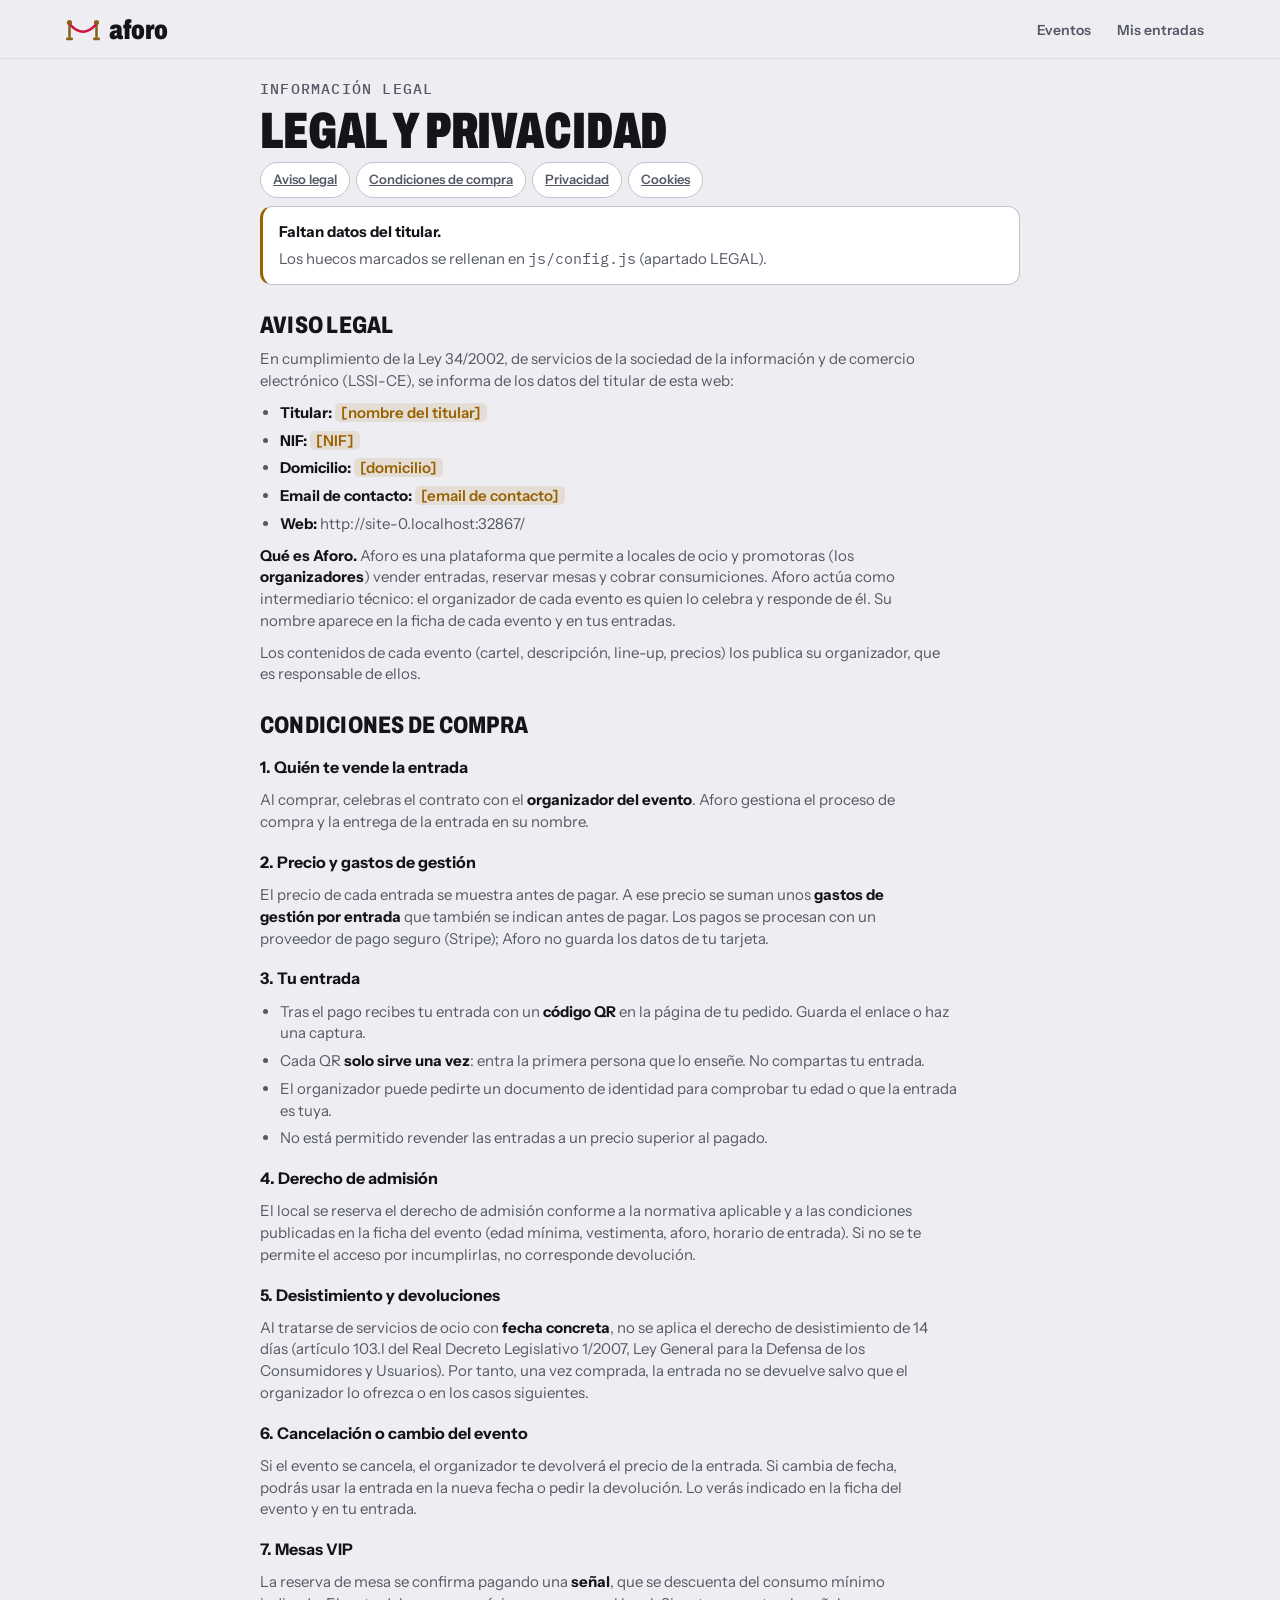
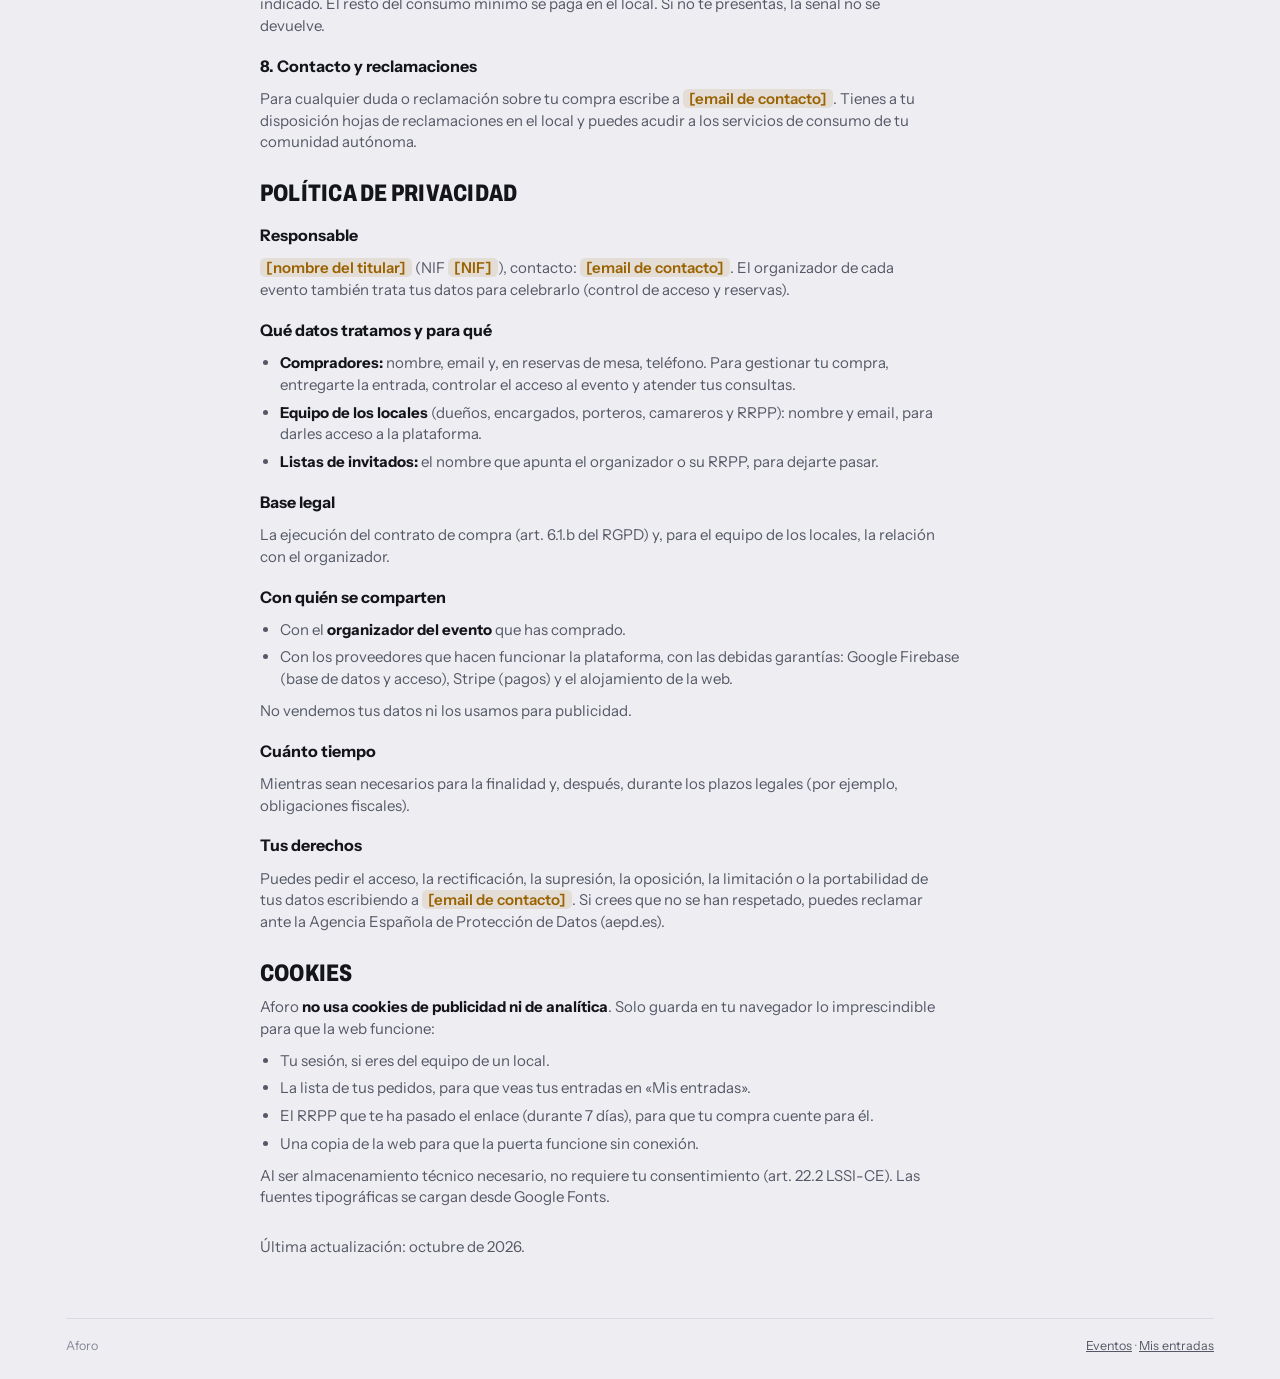
<file: legal.html>
<!doctype html>
<html lang="es">
<head>
<meta charset="utf-8">
<meta name="viewport" content="width=device-width, initial-scale=1, viewport-fit=cover">
<title>Legal y privacidad · Aforo</title>
<meta name="theme-color" content="#0D0E13">
<link rel="icon" href="img/icon.svg" type="image/svg+xml">
<link rel="apple-touch-icon" href="img/icon-180.png">
<link rel="preconnect" href="https://fonts.googleapis.com">
<link rel="preconnect" href="https://fonts.gstatic.com" crossorigin>
<link rel="stylesheet" href="https://fonts.googleapis.com/css2?family=Archivo:wdth,wght@62..125,500..900&family=IBM+Plex+Mono:wght@400;500;600&family=Instrument+Sans:wght@400..700&display=swap">
<link rel="stylesheet" href="css/aforo.css">
<style>
  .legal{max-width:760px;margin-inline:auto;display:flex;flex-direction:column;gap:28px}
  .legal section{display:flex;flex-direction:column;gap:10px;scroll-margin-top:90px}
  .legal h2{font-size:1.5rem}
  .legal h3{font-size:1rem;margin:8px 0 0;font-weight:700}
  .legal p,.legal li{color:var(--fg-2);font-size:15px;max-width:68ch}
  .legal ul{margin:0;padding-left:20px;display:flex;flex-direction:column;gap:6px}
  .legal b{color:var(--fg)}
  .todo{background:var(--warn-soft);color:var(--warn);padding:0 6px;border-radius:5px;font-weight:600;white-space:nowrap}
  .toc{display:flex;flex-wrap:wrap;gap:6px}
</style>
</head>
<body>
<header class="top">
  <div class="wrap top-in">
    <a class="brand" href="./"><svg viewBox="0 0 34 22" aria-hidden="true"><rect x="2.2" y="4" width="2.6" height="15" rx="1.3" fill="var(--brass)"/><rect x="29.2" y="4" width="2.6" height="15" rx="1.3" fill="var(--brass)"/><circle cx="3.5" cy="3.6" r="2.6" fill="var(--brass)"/><circle cx="30.5" cy="3.6" r="2.6" fill="var(--brass)"/><rect x="0" y="18.6" width="7" height="2.6" rx="1.2" fill="var(--brass)"/><rect x="27" y="18.6" width="7" height="2.6" rx="1.2" fill="var(--brass)"/><path d="M4.8 6.4 Q17 19 29.2 6.4" fill="none" stroke="var(--rope)" stroke-width="2.6" stroke-linecap="round"/></svg><span>aforo</span></a>
    <nav class="top-nav" aria-label="Principal">
      <a href="eventos.html">Eventos</a>
      <a href="pedido.html">Mis entradas</a>
    </nav>
  </div>
</header>

<main class="wrap main">
  <article class="legal">
    <header class="page-head">
      <p class="eyebrow">Información legal</p>
      <h1 class="h1">Legal y privacidad</h1>
      <div class="toc"><a class="pick" href="#aviso">Aviso legal</a><a class="pick" href="#condiciones">Condiciones de compra</a><a class="pick" href="#privacidad">Privacidad</a><a class="pick" href="#cookies">Cookies</a></div>
      <div class="notice" id="pending" hidden><b>Faltan datos del titular.</b><p class="small">Los huecos marcados se rellenan en <span class="mono">js/config.js</span> (apartado LEGAL).</p></div>
    </header>

    <section id="aviso">
      <h2 class="h2">Aviso legal</h2>
      <p>En cumplimiento de la Ley 34/2002, de servicios de la sociedad de la información y de comercio electrónico (LSSI-CE), se informa de los datos del titular de esta web:</p>
      <ul>
        <li><b>Titular:</b> <span data-f="titular"></span></li>
        <li><b>NIF:</b> <span data-f="nif"></span></li>
        <li><b>Domicilio:</b> <span data-f="domicilio"></span></li>
        <li><b>Email de contacto:</b> <span data-f="email"></span></li>
        <li><b>Web:</b> <span data-f="web"></span></li>
      </ul>
      <p><b>Qué es Aforo.</b> Aforo es una plataforma que permite a locales de ocio y promotoras (los <b>organizadores</b>) vender entradas, reservar mesas y cobrar consumiciones. Aforo actúa como intermediario técnico: el organizador de cada evento es quien lo celebra y responde de él. Su nombre aparece en la ficha de cada evento y en tus entradas.</p>
      <p>Los contenidos de cada evento (cartel, descripción, line-up, precios) los publica su organizador, que es responsable de ellos.</p>
    </section>

    <section id="condiciones">
      <h2 class="h2">Condiciones de compra</h2>
      <h3>1. Quién te vende la entrada</h3>
      <p>Al comprar, celebras el contrato con el <b>organizador del evento</b>. Aforo gestiona el proceso de compra y la entrega de la entrada en su nombre.</p>
      <h3>2. Precio y gastos de gestión</h3>
      <p>El precio de cada entrada se muestra antes de pagar. A ese precio se suman unos <b>gastos de gestión por entrada</b> que también se indican antes de pagar. Los pagos se procesan con un proveedor de pago seguro (Stripe); Aforo no guarda los datos de tu tarjeta.</p>
      <h3>3. Tu entrada</h3>
      <ul>
        <li>Tras el pago recibes tu entrada con un <b>código QR</b> en la página de tu pedido. Guarda el enlace o haz una captura.</li>
        <li>Cada QR <b>solo sirve una vez</b>: entra la primera persona que lo enseñe. No compartas tu entrada.</li>
        <li>El organizador puede pedirte un documento de identidad para comprobar tu edad o que la entrada es tuya.</li>
        <li>No está permitido revender las entradas a un precio superior al pagado.</li>
      </ul>
      <h3>4. Derecho de admisión</h3>
      <p>El local se reserva el derecho de admisión conforme a la normativa aplicable y a las condiciones publicadas en la ficha del evento (edad mínima, vestimenta, aforo, horario de entrada). Si no se te permite el acceso por incumplirlas, no corresponde devolución.</p>
      <h3>5. Desistimiento y devoluciones</h3>
      <p>Al tratarse de servicios de ocio con <b>fecha concreta</b>, no se aplica el derecho de desistimiento de 14 días (artículo 103.l del Real Decreto Legislativo 1/2007, Ley General para la Defensa de los Consumidores y Usuarios). Por tanto, una vez comprada, la entrada no se devuelve salvo que el organizador lo ofrezca o en los casos siguientes.</p>
      <h3>6. Cancelación o cambio del evento</h3>
      <p>Si el evento se cancela, el organizador te devolverá el precio de la entrada. Si cambia de fecha, podrás usar la entrada en la nueva fecha o pedir la devolución. Lo verás indicado en la ficha del evento y en tu entrada.</p>
      <h3>7. Mesas VIP</h3>
      <p>La reserva de mesa se confirma pagando una <b>señal</b>, que se descuenta del consumo mínimo indicado. El resto del consumo mínimo se paga en el local. Si no te presentas, la señal no se devuelve.</p>
      <h3>8. Contacto y reclamaciones</h3>
      <p>Para cualquier duda o reclamación sobre tu compra escribe a <span data-f="email"></span>. Tienes a tu disposición hojas de reclamaciones en el local y puedes acudir a los servicios de consumo de tu comunidad autónoma.</p>
    </section>

    <section id="privacidad">
      <h2 class="h2">Política de privacidad</h2>
      <h3>Responsable</h3>
      <p><span data-f="titular"></span> (NIF <span data-f="nif"></span>), contacto: <span data-f="email"></span>. El organizador de cada evento también trata tus datos para celebrarlo (control de acceso y reservas).</p>
      <h3>Qué datos tratamos y para qué</h3>
      <ul>
        <li><b>Compradores:</b> nombre, email y, en reservas de mesa, teléfono. Para gestionar tu compra, entregarte la entrada, controlar el acceso al evento y atender tus consultas.</li>
        <li><b>Equipo de los locales</b> (dueños, encargados, porteros, camareros y RRPP): nombre y email, para darles acceso a la plataforma.</li>
        <li><b>Listas de invitados:</b> el nombre que apunta el organizador o su RRPP, para dejarte pasar.</li>
      </ul>
      <h3>Base legal</h3>
      <p>La ejecución del contrato de compra (art. 6.1.b del RGPD) y, para el equipo de los locales, la relación con el organizador.</p>
      <h3>Con quién se comparten</h3>
      <ul>
        <li>Con el <b>organizador del evento</b> que has comprado.</li>
        <li>Con los proveedores que hacen funcionar la plataforma, con las debidas garantías: Google Firebase (base de datos y acceso), Stripe (pagos) y el alojamiento de la web.</li>
      </ul>
      <p>No vendemos tus datos ni los usamos para publicidad.</p>
      <h3>Cuánto tiempo</h3>
      <p>Mientras sean necesarios para la finalidad y, después, durante los plazos legales (por ejemplo, obligaciones fiscales).</p>
      <h3>Tus derechos</h3>
      <p>Puedes pedir el acceso, la rectificación, la supresión, la oposición, la limitación o la portabilidad de tus datos escribiendo a <span data-f="email"></span>. Si crees que no se han respetado, puedes reclamar ante la Agencia Española de Protección de Datos (aepd.es).</p>
    </section>

    <section id="cookies">
      <h2 class="h2">Cookies</h2>
      <p>Aforo <b>no usa cookies de publicidad ni de analítica</b>. Solo guarda en tu navegador lo imprescindible para que la web funcione:</p>
      <ul>
        <li>Tu sesión, si eres del equipo de un local.</li>
        <li>La lista de tus pedidos, para que veas tus entradas en «Mis entradas».</li>
        <li>El RRPP que te ha pasado el enlace (durante 7 días), para que tu compra cuente para él.</li>
        <li>Una copia de la web para que la puerta funcione sin conexión.</li>
      </ul>
      <p>Al ser almacenamiento técnico necesario, no requiere tu consentimiento (art. 22.2 LSSI-CE). Las fuentes tipográficas se cargan desde Google Fonts.</p>
    </section>

    <p class="hint">Última actualización: <span id="upd"></span>.</p>
  </article>
</main>

<footer class="wrap foot"><div class="foot-in"><span>Aforo</span><span><a href="eventos.html">Eventos</a> · <a href="pedido.html">Mis entradas</a></span></div></footer>

<script type="module">
  import { LEGAL } from "./js/config.js";
  import { esc } from "./js/ui.js";
  const L = Object.assign({}, LEGAL || {});
  if (!L.web) L.web = location.origin + location.pathname.replace(/legal\.html$/, "");
  const NAMES = { titular: "nombre del titular", nif: "NIF", domicilio: "domicilio", email: "email de contacto", web: "web" };
  let missing = false;
  document.querySelectorAll("[data-f]").forEach(el => {
    const k = el.dataset.f, v = String(L[k] || "").trim();
    if (v) el.textContent = v;
    else { missing = true; el.innerHTML = '<span class="todo">[' + esc(NAMES[k] || k) + ']</span>'; }
  });
  document.getElementById("pending").hidden = !missing;
  document.getElementById("upd").textContent = "octubre de 2026";
</script>
</body>
</html>
</file>
<file: css/aforo.css>
/* Aforo · sistema de diseño
   Sala de control nocturna: cordón de terciopelo (rojo) + latón (VIP), entradas como resguardos troquelados.
   Oscuro por defecto; claro si el móvil está en modo claro. */
:root{
  --bg:#0D0E13; --bg-2:#15161D; --bg-3:#1E2029; --line:#2A2D39; --line-2:#3B3F4E;
  --fg:#EEEBE4; --fg-2:#A9AAB4; --fg-3:#737583;
  --rope:#E8335A; --rope-2:#FF5C7C; --on-rope:#FFFFFF; --rope-soft:rgba(232,51,90,.15);
  --brass:#D6B26A; --on-brass:#17130A; --brass-soft:rgba(214,178,106,.13);
  --ok:#45C98E; --on-ok:#05140D; --ok-soft:rgba(69,201,142,.15);
  --warn:#EDB240; --warn-soft:rgba(237,178,64,.15);
  --bad:#FF5E5E; --on-bad:#1A0505; --bad-soft:rgba(255,94,94,.15);
  --shadow:0 14px 40px rgba(0,0,0,.5);
  --f-display:"Archivo","Arial Narrow","Helvetica Neue",Impact,sans-serif;
  --f-body:"Instrument Sans",system-ui,-apple-system,"Segoe UI",Roboto,sans-serif;
  --f-mono:"IBM Plex Mono",ui-monospace,"SF Mono",Menlo,Consolas,monospace;
  color-scheme:dark;
}
@media (prefers-color-scheme: light){
  :root{
    --bg:#EEEEF2; --bg-2:#FFFFFF; --bg-3:#E4E4EB; --line:#DADAE2; --line-2:#C2C2CF;
    --fg:#14151B; --fg-2:#555866; --fg-3:#858796;
    --rope:#C8143F; --rope-2:#A60F33; --on-rope:#FFFFFF; --rope-soft:rgba(200,20,63,.09);
    --brass:#8A6318; --on-brass:#FFFFFF; --brass-soft:rgba(138,99,24,.11);
    --ok:#11804F; --on-ok:#FFFFFF; --ok-soft:rgba(17,128,79,.11);
    --warn:#9A6200; --warn-soft:rgba(154,98,0,.12);
    --bad:#C42B2B; --on-bad:#FFFFFF; --bad-soft:rgba(196,43,43,.1);
    --shadow:0 14px 40px rgba(20,22,40,.14);
    color-scheme:light;
  }
}

*,*::before,*::after{box-sizing:border-box}
[hidden]{display:none!important}
html{-webkit-text-size-adjust:100%}
body{margin:0;min-height:100vh;background:var(--bg);color:var(--fg);font-family:var(--f-body);font-size:15px;line-height:1.45;-webkit-font-smoothing:antialiased}
body::before{content:"";position:fixed;inset:0 0 auto;height:env(safe-area-inset-top,0px);z-index:30;background:var(--bg)}
button{font:inherit;color:inherit}
p{margin:0}
a{color:inherit}
img{max-width:100%}
.wrap{max-width:1180px;margin-inline:auto;padding-left:max(16px,env(safe-area-inset-left,0px));padding-right:max(16px,env(safe-area-inset-right,0px))}
.sr{position:absolute;width:1px;height:1px;overflow:hidden;clip:rect(0 0 0 0);white-space:nowrap}
:focus-visible{outline:2px solid var(--rope);outline-offset:2px}

/* Cabecera */
.top{position:sticky;top:env(safe-area-inset-top,0px);z-index:20;background:var(--bg);background:color-mix(in srgb,var(--bg) 90%,transparent);backdrop-filter:saturate(1.2) blur(14px);-webkit-backdrop-filter:saturate(1.2) blur(14px);border-bottom:1px solid var(--line)}
.top-in{display:flex;align-items:center;gap:10px 18px;flex-wrap:wrap;padding-block:12px 10px}
.brand{display:flex;align-items:center;gap:9px;font-family:var(--f-display);font-weight:900;font-stretch:75%;font-size:27px;letter-spacing:-.01em;line-height:1;text-decoration:none;color:var(--fg)}
.brand svg{width:34px;height:22px;flex:none}
.brand-org{font:500 12px var(--f-mono);letter-spacing:.06em;text-transform:uppercase;color:var(--fg-3);font-stretch:normal}
.top-nav{margin-left:auto;display:flex;align-items:center;gap:6px;flex-wrap:wrap}
.top-nav a{text-decoration:none;font-weight:600;font-size:14px;color:var(--fg-2);padding:8px 10px;border-radius:9px}
.top-nav a:hover{color:var(--fg);background:var(--bg-2)}
@media (max-width:520px){
  #siteLink{display:none}
  .brand-org{max-width:38vw;overflow:hidden;text-overflow:ellipsis;white-space:nowrap}
}
.form input,.form select,.form textarea{scroll-margin-bottom:120px}
.sub-in{display:flex;gap:2px;overflow-x:auto;scrollbar-width:none;align-items:center}
.sub-in::-webkit-scrollbar{display:none}
.tab{border:0;background:none;padding:10px 10px 9px;font-weight:600;font-size:14px;color:var(--fg-2);cursor:pointer;white-space:nowrap;border-bottom:2px solid transparent;display:inline-flex;align-items:center;gap:6px;text-decoration:none}
.tab[aria-current="page"],.tab[aria-selected="true"]{color:var(--fg);border-bottom-color:var(--rope)}
.badge{font:600 11px/1 var(--f-mono);background:var(--rope);color:var(--on-rope);border-radius:999px;padding:3px 6px}
.main{padding-block:20px 40px}

/* Tipografía */
.h1{font-family:var(--f-display);font-weight:900;font-stretch:66%;text-transform:uppercase;font-size:clamp(2.2rem,6vw,3.2rem);line-height:.9;letter-spacing:-.003em;margin:0;text-wrap:balance}
.h1-xl{font-size:clamp(3rem,9vw,4.8rem)}
.h2{font-family:var(--f-display);font-weight:800;font-stretch:76%;text-transform:uppercase;font-size:1.25rem;letter-spacing:.01em;margin:0;line-height:1.05;text-wrap:balance}
.eyebrow{font:500 11.5px/1.35 var(--f-mono);text-transform:uppercase;letter-spacing:.08em;color:var(--fg-3)}
.eyebrow-brass{color:var(--brass)}
.lead{color:var(--fg-2);font-size:15.5px;max-width:60ch}
.small{font-size:13px;color:var(--fg-2)}
.muted{color:var(--fg-3)}
.mono{font-family:var(--f-mono);font-variant-numeric:tabular-nums}
.hint{font-size:12.5px;color:var(--fg-3)}
.center{text-align:center}

.page{display:flex;flex-direction:column;gap:20px}
.narrow{max-width:740px;margin-inline:auto;width:100%}
.page-head{display:flex;flex-direction:column;gap:8px}
.ph{display:flex;align-items:flex-end;justify-content:space-between;gap:14px;flex-wrap:wrap}
.ph-t{display:flex;flex-direction:column;gap:8px;min-width:0}
.row{display:flex;gap:10px;flex-wrap:wrap;align-items:center}

/* Botones y chips */
.btn{display:inline-flex;align-items:center;justify-content:center;gap:8px;min-height:44px;padding:10px 16px;border-radius:10px;border:1px solid var(--line-2);background:var(--bg-3);color:var(--fg);font-weight:600;font-size:14.5px;cursor:pointer;transition:transform .12s,background-color .15s,border-color .15s;white-space:nowrap;text-decoration:none}
.btn:hover{border-color:var(--fg-3)}
.btn:active{transform:scale(.97)}
.btn:disabled{opacity:.42;cursor:not-allowed;transform:none}
.btn-primary{background:var(--rope);border-color:var(--rope);color:var(--on-rope)}
.btn-primary:hover{background:var(--rope-2);border-color:var(--rope-2)}
.btn-brass{background:var(--brass);border-color:var(--brass);color:var(--on-brass)}
.btn-brass:hover{border-color:var(--brass);filter:brightness(1.06)}
.btn-danger{color:var(--bad)}
.btn-sm{min-height:36px;padding:7px 12px;font-size:13.5px;border-radius:9px}
.btn-block{width:100%}
.linkbtn{border:0;background:none;color:var(--rope);font-weight:600;cursor:pointer;padding:4px 2px;font-size:13.5px;text-decoration:none}
.back{align-self:flex-start;border:0;background:none;color:var(--fg-2);font-weight:600;padding:6px 0;cursor:pointer;text-decoration:none}
.back:hover{color:var(--fg)}
.chip{display:inline-flex;align-items:center;gap:5px;font-size:12px;font-weight:600;padding:3px 9px;border-radius:999px;background:var(--bg-3);color:var(--fg-2);white-space:nowrap;line-height:1.5}
.chip-ok{background:var(--ok-soft);color:var(--ok)}
.chip-warn{background:var(--warn-soft);color:var(--warn)}
.chip-bad{background:var(--bad-soft);color:var(--bad)}
.chip-rope{background:var(--rope-soft);color:var(--rope)}
.chip-brass{background:var(--brass-soft);color:var(--brass)}
.picks{display:flex;flex-wrap:wrap;gap:6px}
.pick{border:1px solid var(--line-2);background:var(--bg-2);color:var(--fg-2);padding:6px 12px;border-radius:999px;font-weight:600;font-size:13px;cursor:pointer;display:inline-flex;gap:6px;align-items:center;min-height:36px}
.pick:hover{color:var(--fg)}
.pick[aria-pressed="true"]{background:var(--fg);color:var(--bg);border-color:var(--fg)}
.pick .mono{font-weight:500;opacity:.7;font-size:12px}
.swatch{width:34px;height:34px;border-radius:50%;border:2px solid transparent;cursor:pointer;padding:0;background:linear-gradient(155deg,hsl(var(--h) 82% 50%),hsl(calc(var(--h) + 40) 70% 25%))}
.swatch[aria-pressed="true"]{border-color:var(--fg);box-shadow:0 0 0 2px var(--bg) inset}

/* Tarjetas */
.card{background:var(--bg-2);border:1px solid var(--line);border-radius:16px;padding:16px;min-width:0;display:flex;flex-direction:column;gap:12px}
.card-h{display:flex;align-items:baseline;justify-content:space-between;gap:6px 10px;flex-wrap:wrap}
.empty{align-items:flex-start}
.notice{padding:14px 16px;border-radius:12px;border:1px solid var(--line-2);border-left:3px solid var(--warn);background:var(--bg-2);display:flex;flex-direction:column;gap:6px}
.notice-rope{border-left-color:var(--rope)}
.loading{display:flex;align-items:center;gap:10px;color:var(--fg-3);padding:30px 0}

/* Carteles */
.flyer{position:relative;overflow:hidden;isolation:isolate;color:#fff;border-radius:12px;display:flex;flex-direction:column;justify-content:space-between;gap:10px;padding:14px;max-width:100%;
  background:linear-gradient(155deg,hsl(var(--h) 82% 50%) 0%,hsl(calc(var(--h) + 34) 74% 30%) 52%,hsl(calc(var(--h) + 60) 60% 9%) 100%);text-shadow:0 1px 12px rgba(0,0,0,.25)}
.flyer::before{content:"";position:absolute;inset:0;z-index:-1;background:radial-gradient(circle,rgba(255,255,255,.24) 1px,transparent 1.5px) 0 0/8px 8px;-webkit-mask-image:linear-gradient(205deg,#000 0%,transparent 62%);mask-image:linear-gradient(205deg,#000 0%,transparent 62%)}
.flyer::after{content:"";position:absolute;z-index:-1;right:-28%;top:-34%;width:88%;aspect-ratio:1;border-radius:50%;border:2px solid rgba(255,255,255,.32);box-shadow:0 0 0 14px rgba(255,255,255,.05)}
.fl-top,.fl-bot{font:500 11px/1.3 var(--f-mono);letter-spacing:.07em;text-transform:uppercase;display:flex;justify-content:space-between;gap:8px;opacity:.94}
.fl-name{font-family:var(--f-display);font-weight:900;font-stretch:62%;text-transform:uppercase;line-height:.84;letter-spacing:-.005em;text-wrap:balance;overflow-wrap:anywhere}
.flyer-card{aspect-ratio:16/10}
.flyer-card .fl-name{font-size:clamp(2.4rem,7vw,3.1rem)}
.flyer-big{aspect-ratio:4/5}
.flyer-big .fl-name{font-size:clamp(3.2rem,9vw,5.6rem)}
.flyer-mini{width:52px;height:64px;padding:0;border-radius:9px;flex:none}
.flyer-mini::after{border-width:1.5px;box-shadow:none}
.flyer.has-poster{padding:0;background:var(--bg-3)}
.flyer.has-poster::before,.flyer.has-poster::after{display:none}
.flyer.has-poster img{width:100%;height:100%;object-fit:cover;object-position:center top;display:block}
.fl-cancel{position:absolute;z-index:2;top:12px;left:12px;background:var(--bad);color:var(--on-bad);font:700 12px/1 var(--f-mono);text-transform:uppercase;letter-spacing:.08em;padding:6px 8px;border-radius:6px;text-shadow:none}
.flyer-mini .fl-cancel{display:none}

.ev-grid{display:grid;grid-template-columns:repeat(auto-fill,minmax(260px,1fr));gap:16px}
.evc{border:1px solid var(--line);background:var(--bg-2);border-radius:18px;padding:8px;text-align:left;cursor:pointer;display:flex;flex-direction:column;transition:transform .2s,border-color .2s;text-decoration:none;color:var(--fg)}
.evc:hover{border-color:var(--line-2);transform:translateY(-2px)}
.evc-meta{padding:12px 8px 6px;display:flex;flex-direction:column;gap:6px}
.evc-row{display:flex;justify-content:space-between;gap:8px;align-items:center}

/* Ficha de evento */
.evd{display:grid;grid-template-columns:minmax(0,400px) minmax(0,1fr);gap:28px;align-items:start}
.evd-art{position:sticky;top:calc(env(safe-area-inset-top,0px) + 80px)}
.evd-info{display:flex;flex-direction:column;gap:18px;min-width:0}
.facts{display:grid;grid-template-columns:repeat(3,minmax(0,1fr));gap:14px;margin:0}
.facts dt{font:500 11px var(--f-mono);text-transform:uppercase;letter-spacing:.08em;color:var(--fg-3);margin-bottom:4px}
.facts dd{margin:0;font-weight:500}
.tiers{border-bottom:1px solid var(--line)}
.tier{display:flex;justify-content:space-between;align-items:center;gap:12px;padding:14px 0;border-top:1px solid var(--line)}
.tier-info{display:flex;flex-direction:column;gap:2px;min-width:0}
.tier-right{display:flex;align-items:center;gap:12px}
.tier-price{font-family:var(--f-mono);font-weight:600;font-size:15px}
.tier.is-out b,.tier.is-out .tier-price{color:var(--fg-3);text-decoration:line-through}
.step{display:inline-flex;align-items:center;border:1px solid var(--line-2);border-radius:999px;padding:2px;flex:none}
.step button{width:34px;height:34px;border-radius:50%;border:0;background:var(--bg-3);font-size:18px;line-height:1;cursor:pointer;display:grid;place-items:center}
.step button:disabled{opacity:.35;cursor:not-allowed}
.step span{min-width:28px;text-align:center;font-weight:600}
.buybar{display:flex;align-items:center;justify-content:space-between;gap:14px;padding:12px 12px 12px 16px;background:var(--bg-2);border:1px solid var(--line-2);border-radius:14px;position:sticky;bottom:calc(10px + env(safe-area-inset-bottom,0px));box-shadow:var(--shadow);z-index:5}
.buybar>div{display:flex;flex-direction:column;min-width:0}
.buy-total{font-family:var(--f-display);font-weight:800;font-stretch:80%;font-size:1.7rem;line-height:1}
.vipbox{display:flex;align-items:center;justify-content:space-between;gap:14px;flex-wrap:wrap;padding:16px;border:1px solid var(--brass);background:var(--brass-soft);border-radius:14px}
.vipbox>div{display:flex;flex-direction:column;gap:4px}
@media (max-width:760px){
  .evd{grid-template-columns:minmax(0,1fr);gap:18px}
  .evd-art{position:static}
  .flyer-big{aspect-ratio:16/12}
}
@media (max-width:520px){
  .facts{grid-template-columns:1fr 1fr}
  .facts>div:last-child{grid-column:1/-1}
}

/* Formularios */
.field{display:flex;flex-direction:column;gap:6px;min-width:0}
.field label,.lbl{font-size:12.5px;font-weight:600;color:var(--fg-2)}
input,select,textarea{width:100%;font:inherit;font-size:16px;padding:10px 12px;background:var(--bg);color:var(--fg);border:1px solid var(--line-2);border-radius:10px;min-height:44px}
textarea{min-height:88px;resize:vertical}
input:focus,select:focus,textarea:focus{outline:none;border-color:var(--rope);box-shadow:0 0 0 3px var(--rope-soft)}
input[type="checkbox"]{width:20px;height:20px;min-height:0;accent-color:var(--rope)}
.check{display:flex;align-items:center;gap:10px;font-weight:600;cursor:pointer}
.grid2{display:grid;grid-template-columns:minmax(0,1fr) minmax(0,1fr);gap:12px}
.grid3{display:grid;grid-template-columns:minmax(0,2fr) minmax(0,1fr) minmax(0,1fr) auto;gap:8px;align-items:center}
.form{display:flex;flex-direction:column;gap:14px}
@media (max-width:480px){.grid2{grid-template-columns:minmax(0,1fr)}}

/* Monedero */
.stubs{display:grid;gap:16px}
.stub{--h:346;position:relative;display:grid;grid-template-columns:minmax(0,1fr) 178px;background:var(--bg-2);border-radius:18px;overflow:hidden;box-shadow:0 1px 0 var(--line),0 8px 24px rgba(0,0,0,.12)}
.stub-main{position:relative;padding:18px 18px 18px 26px;display:flex;flex-direction:column;gap:6px;min-width:0}
.stub-main::before{content:"";position:absolute;left:0;top:0;bottom:0;width:8px;background:linear-gradient(hsl(var(--h) 85% 55%),hsl(calc(var(--h) + 40) 75% 32%))}
.stub-vip .stub-main::before{background:var(--brass)}
.stub-name{font-family:var(--f-display);font-weight:900;font-stretch:64%;text-transform:uppercase;font-size:2.2rem;line-height:.88;margin:2px 0;overflow-wrap:anywhere}
.stub-foot{display:flex;align-items:center;gap:10px;flex-wrap:wrap;margin-top:8px}
.stub-qr{position:relative;border-left:2px dashed var(--line-2);padding:18px 16px;display:flex;flex-direction:column;align-items:center;justify-content:center;gap:8px}
.stub-qr::before,.stub-qr::after{content:"";position:absolute;width:24px;height:24px;border-radius:50%;background:var(--bg);left:-13px}
.stub-qr::before{top:-13px}
.stub-qr::after{bottom:-13px}
.qr{background:#fff;padding:8px;border-radius:10px;width:136px;height:136px;display:grid;place-items:center;overflow:hidden}
.qr img,.qr canvas{width:120px;height:120px}
.code{font-size:12.5px;letter-spacing:.06em;color:var(--fg-2)}
.bigtag{font-family:var(--f-display);font-weight:900;font-stretch:64%;font-size:4rem;line-height:.85;color:var(--brass)}
@media (max-width:560px){
  .stub{grid-template-columns:minmax(0,1fr)}
  .stub-qr{border-left:0;border-top:2px dashed var(--line-2)}
  .stub-qr::before{top:-13px;left:-13px}
  .stub-qr::after{top:-13px;bottom:auto;left:auto;right:-13px}
}

/* Panel */
.kpis{display:grid;grid-template-columns:repeat(4,minmax(0,1fr));gap:12px}
.kpis-3{grid-template-columns:repeat(3,minmax(0,1fr))}
.kpi{background:var(--bg-2);border:1px solid var(--line);border-radius:14px;padding:14px;display:flex;flex-direction:column;gap:6px;min-width:0}
.kpi-l{font:500 11px/1.25 var(--f-mono);text-transform:uppercase;letter-spacing:.08em;color:var(--fg-3)}
.kpi-v{font-family:var(--f-display);font-weight:800;font-stretch:76%;font-size:clamp(1.8rem,4vw,2.3rem);line-height:1;font-variant-numeric:tabular-nums;overflow-wrap:anywhere}
.kpi-v span{font-size:.58em;color:var(--fg-3);font-weight:700}
.kpi-s{font-size:12.5px;color:var(--fg-2)}
.bar{height:6px;border-radius:99px;background:var(--bg-3);overflow:hidden}
.bar>i{display:block;height:100%;background:var(--rope);border-radius:99px;transition:width .4s}
.bar-full>i{background:var(--fg-3)}
.pgrid{display:grid;grid-template-columns:minmax(0,1.45fr) minmax(0,1fr);gap:16px;align-items:start}
@media (max-width:860px){
  .kpis{grid-template-columns:repeat(2,minmax(0,1fr))}
  .pgrid{grid-template-columns:minmax(0,1fr)}
}
@media (max-width:520px){
  .kpis-3{grid-template-columns:1fr 1fr}
  .kpis-3 .kpi:first-child{grid-column:1/-1}
}
.chart{position:relative;min-height:200px}
.chart svg{display:block}
.ch-grid{stroke:var(--line);stroke-width:1}
.ch-ax{fill:var(--fg-3);font-family:var(--f-mono);font-size:10.5px;font-weight:500}
.ch-bar{fill:var(--rope);opacity:.45;transition:opacity .15s}
.ch-bar.now{opacity:1}
.ch-bar.hot{opacity:.85}
.ch-val{fill:var(--fg);font-family:var(--f-mono);font-size:11px;font-weight:600}
.hit{fill:transparent;cursor:pointer}
.tip{position:absolute;pointer-events:none;background:var(--fg);color:var(--bg);font:600 12px/1.3 var(--f-mono);padding:6px 9px;border-radius:7px;white-space:nowrap;z-index:2}
.tb{display:flex;flex-direction:column;gap:7px}
.tb-h{display:flex;align-items:baseline;gap:8px}
.tb-h b{font-weight:600}
.tb-n{margin-left:auto;font-size:13px}
.av{list-style:none;margin:0;padding:0;display:flex;flex-direction:column;gap:10px}
.av li{display:grid;grid-template-columns:auto minmax(0,1fr);gap:8px 10px;padding:12px;border-radius:12px;background:var(--bg-3);align-items:start}
.av .ic{width:22px;height:22px;border-radius:50%;display:grid;place-items:center;font:700 12px var(--f-mono)}
.ic-warn{background:var(--warn-soft);color:var(--warn)}
.ic-ok{background:var(--ok-soft);color:var(--ok)}
.av p{font-size:14px}
.av .btn{grid-column:2;justify-self:start}
.feed{list-style:none;margin:0;padding:0}
.feed li{display:grid;grid-template-columns:44px minmax(0,1fr) auto;gap:10px;padding:9px 0;border-top:1px solid var(--line);font-size:13.5px;align-items:baseline}
.feed li:first-child{border-top:0}
.feed .t{color:var(--fg-3);font-size:12px}
.feed .amt{font-size:12.5px}
.live{font:600 11px var(--f-mono);text-transform:uppercase;letter-spacing:.08em;color:var(--ok);display:inline-flex;align-items:center;gap:6px}
.live::before{content:"";width:7px;height:7px;border-radius:50%;background:var(--ok);animation:pulse 1.6s infinite}
@keyframes pulse{50%{opacity:.25}}

.evlist{display:flex;flex-direction:column;gap:10px}
.evrow{display:grid;grid-template-columns:52px minmax(0,1fr) minmax(0,200px) auto;gap:10px 14px;align-items:center;padding:10px 14px 10px 10px;border:1px solid var(--line);background:var(--bg-2);border-radius:14px;text-align:left;cursor:pointer}
.evrow:hover{border-color:var(--line-2)}
.evrow-t{display:flex;flex-direction:column;gap:3px;min-width:0}
.evrow-name{font-family:var(--f-display);font-weight:800;font-stretch:72%;text-transform:uppercase;font-size:1.35rem;line-height:1}
.evrow-sales{display:flex;flex-direction:column;gap:6px}
@media (max-width:640px){
  .evrow{grid-template-columns:52px minmax(0,1fr)}
  .evrow-sales,.evrow-chip{grid-column:2}
  .evrow-chip{justify-self:start}
}

.rrlist{gap:0;padding-block:4px}
.rr{display:grid;grid-template-columns:24px minmax(0,1.3fr) minmax(0,1.5fr) auto;gap:10px 14px;align-items:center;padding:14px 0;border-top:1px solid var(--line)}
.rr:first-child{border-top:0}
.rr-n{color:var(--fg-3);font-size:13px}
.rr-who{display:flex;flex-direction:column;gap:2px;min-width:0}
.rr-stats{display:grid;grid-template-columns:repeat(3,minmax(0,1fr));gap:12px}
.rr-st{display:flex;flex-direction:column;gap:3px;min-width:0}
.rr-st b{font-size:15px}
.rr-act{display:flex;gap:8px;flex-wrap:wrap;justify-content:flex-end}
@media (max-width:760px){
  .rr{grid-template-columns:24px minmax(0,1fr)}
  .rr-who,.rr-stats,.rr-act{grid-column:2}
  .rr-act{justify-content:flex-start}
}

.gl{list-style:none;margin:0;padding:0}
.gl li{display:flex;align-items:center;justify-content:space-between;gap:12px;padding:11px 0;border-top:1px solid var(--line)}
.gl li:first-child{border-top:0}
.gl li>div{display:flex;flex-direction:column;gap:1px;min-width:0}
.gl li>.gl-act{display:flex;flex-direction:row;gap:6px;align-items:center;flex:none}

/* Plano de sala */
.map{position:relative;aspect-ratio:4/3;width:100%;max-width:100%;border-radius:14px;border:1px solid var(--line);background-color:var(--bg-3);background-image:radial-gradient(var(--line-2) 1px,transparent 1.2px);background-size:14px 14px;overflow:hidden;touch-action:none}
.zone{position:absolute;display:grid;place-items:center;border:1px dashed var(--line-2);border-radius:8px;font:600 10px var(--f-mono);text-transform:uppercase;letter-spacing:.08em;color:var(--fg-3);text-align:center;padding:2px;overflow:hidden}
.zone.floor{border-style:solid;background:var(--bg-2)}
.zone.v span{writing-mode:vertical-rl;transform:rotate(180deg)}
.tbl{position:absolute;padding:0;display:flex;flex-direction:column;align-items:center;justify-content:center;gap:1px;border-radius:8px;border:1.5px solid var(--brass);background:var(--brass-soft);color:var(--brass);cursor:pointer;font-family:var(--f-display);font-weight:800;font-stretch:80%;font-size:clamp(11px,2.4vw,15px);line-height:1;transition:transform .15s}
.tbl small{font:500 clamp(8px,1.5vw,10px) var(--f-mono)}
.tbl:not(:disabled):hover{transform:scale(1.07)}
.tbl.sel{background:var(--brass);color:var(--on-brass)}
.tbl.res{border-color:var(--line-2);background:var(--bg-2);color:var(--fg-3);cursor:default}
.tbl.in{border-color:var(--ok);background:var(--ok-soft);color:var(--ok);cursor:default}
.tbl:disabled{opacity:1}
.map.editing .tbl{cursor:grab}
.map.editing .tbl.drag{cursor:grabbing;transform:scale(1.08);z-index:3}
.legend{display:flex;gap:6px 14px;flex-wrap:wrap;font-size:12.5px;color:var(--fg-2)}
.legend i{display:inline-block;width:12px;height:12px;border-radius:3px;margin-right:6px;vertical-align:-1px;border:1.5px solid}
.lg-free{border-color:var(--brass)!important;background:var(--brass-soft)}
.lg-res{border-color:var(--line-2)!important;background:var(--bg-2)}
.lg-in{border-color:var(--ok)!important;background:var(--ok-soft)}
.rl{list-style:none;margin:0;padding:0}
.rl li{display:grid;grid-template-columns:auto minmax(0,1fr) auto;gap:12px;align-items:center;padding:11px 0;border-top:1px solid var(--line)}
.rl li:first-child{border-top:0}
.rl li>div{display:flex;flex-direction:column;gap:1px;min-width:0}
.tag-t{font-family:var(--f-display);font-weight:800;font-stretch:80%;font-size:15px;min-width:40px;height:34px;padding:0 6px;border-radius:8px;display:grid;place-items:center;background:var(--brass-soft);color:var(--brass);border:1.5px solid var(--brass)}
.tsel{display:flex;gap:12px;align-items:center;padding:12px;border-radius:12px;background:var(--brass-soft)}
.tsel>div{display:flex;flex-direction:column}

/* Puerta */
.counter{display:flex;flex-direction:column;gap:10px;padding:16px;border-radius:16px;background:var(--bg-2);border:1px solid var(--line)}
.counter-row{display:flex;align-items:flex-end;justify-content:space-between;gap:10px;flex-wrap:wrap}
.counter-row>div{display:flex;flex-direction:column;gap:4px}
.counter-v{font-family:var(--f-display);font-weight:900;font-stretch:64%;font-size:4.2rem;line-height:.82;font-variant-numeric:tabular-nums}
.counter-v span{font-size:.4em;color:var(--fg-3);font-weight:700}
.reader-box{position:relative;border-radius:18px;background:#08090D;overflow:hidden;min-height:220px;display:grid;place-items:center}
.reader-box p{color:#C9CBD3;font:500 12px var(--f-mono);text-transform:uppercase;letter-spacing:.1em;padding:20px;text-align:center}
#reader{width:100%}
#reader video{width:100%!important;height:auto!important;display:block;border-radius:18px}
.scan-in{display:flex;gap:8px}
.scan-in input{flex:1;font-family:var(--f-mono);letter-spacing:.04em;text-transform:uppercase}
.slog{list-style:none;margin:0;padding:0}
.slog li{display:grid;grid-template-columns:44px minmax(0,1fr) auto;gap:10px;align-items:center;padding:9px 0;border-top:1px solid var(--line);font-size:13.5px}
.slog li:first-child{border-top:0}
.slog li>div{display:flex;flex-direction:column;min-width:0}
.verdict{position:fixed;inset:0;z-index:80;background:var(--ok);color:var(--on-ok)}
.verdict.bad{background:var(--bad);color:var(--on-bad)}
.v-in{all:unset;box-sizing:border-box;width:100%;height:100%;display:flex;flex-direction:column;align-items:center;justify-content:center;gap:14px;text-align:center;cursor:pointer;padding:calc(24px + env(safe-area-inset-top,0px)) max(24px,env(safe-area-inset-right,0px)) calc(24px + env(safe-area-inset-bottom,0px)) max(24px,env(safe-area-inset-left,0px))}
.v-in:focus-visible{outline:3px solid currentColor;outline-offset:-12px}
.v-stamp{font-family:var(--f-display);font-weight:900;font-stretch:62%;text-transform:uppercase;font-size:clamp(3.6rem,17vw,9rem);line-height:.84;border:6px solid currentColor;border-radius:18px;padding:.1em .16em .04em;transform:rotate(-5deg);animation:stamp .34s cubic-bezier(.2,1.4,.4,1) both;max-width:100%;overflow-wrap:anywhere}
@keyframes stamp{from{transform:rotate(-13deg) scale(1.7);opacity:0}to{transform:rotate(-5deg) scale(1);opacity:1}}
.v-who{font-size:clamp(1.4rem,5vw,2.1rem);font-weight:700;margin-top:10px}
.v-msg{font-size:16px;max-width:38ch;opacity:.92}
.v-next{font:600 12px var(--f-mono);text-transform:uppercase;letter-spacing:.1em;opacity:.7;margin-top:12px}

/* Barra */
.caja{display:flex;flex-direction:column;align-items:flex-end;gap:2px}
@media (max-width:640px){.caja{align-items:flex-start}}
.caja b{font-size:1.45rem}
.tpv{display:grid;grid-template-columns:minmax(0,1fr) 340px;gap:16px;align-items:start}
.tpv-l{display:flex;flex-direction:column;gap:12px;min-width:0}
.prod-grid{display:grid;grid-template-columns:repeat(auto-fill,minmax(140px,1fr));gap:10px}
.prod{min-height:92px;display:flex;flex-direction:column;justify-content:space-between;align-items:flex-start;gap:8px;padding:12px;border-radius:14px;border:1px solid var(--line);background:var(--bg-2);cursor:pointer;text-align:left;transition:transform .1s,border-color .15s}
.prod:hover{border-color:var(--line-2)}
.prod:active{transform:scale(.96);border-color:var(--rope)}
.prod b{font-weight:600;font-size:15px;line-height:1.2}
.prod .mono{font-size:14px;color:var(--fg-2)}
.prod-vip{border-color:var(--brass);background:var(--brass-soft)}
.tk{position:sticky;top:calc(env(safe-area-inset-top,0px) + 112px);background:var(--bg-2);border:1px solid var(--line);border-radius:16px;padding:14px;display:flex;flex-direction:column;gap:12px;z-index:5}
.tk-h{display:flex;justify-content:space-between;align-items:center}
.tk-lines{list-style:none;margin:0;padding:0;max-height:300px;overflow:auto}
.tk-lines li{display:grid;grid-template-columns:minmax(0,1fr) auto 64px;gap:8px;align-items:center;padding:6px 0;border-top:1px solid var(--line);font-size:14px}
.tk-lines li:first-child{border-top:0}
.tk-lines .mono{text-align:right}
.tk .step button{width:28px;height:28px;font-size:16px}
.tk-total{display:flex;justify-content:space-between;align-items:baseline;padding-top:8px;border-top:1px solid var(--line-2)}
.tk-total b{font-size:1.5rem}
.tk-pay{display:grid;grid-template-columns:1fr 1fr;gap:8px}
@media (max-width:760px){
  .tpv{grid-template-columns:minmax(0,1fr)}
  .tk{top:auto;bottom:calc(8px + env(safe-area-inset-bottom,0px));box-shadow:var(--shadow)}
  .tk-lines{max-height:20vh}
}
.orders{display:grid;grid-template-columns:repeat(auto-fill,minmax(260px,1fr));gap:12px}
.order{background:var(--bg-2);border:1px solid var(--line);border-radius:16px;padding:14px;display:flex;flex-direction:column;gap:10px}
.order.nuevo{border-color:var(--rope);box-shadow:0 0 0 1px var(--rope)}
.order-h{display:flex;justify-content:space-between;align-items:flex-start;gap:10px}
.order-h>div{display:flex;flex-direction:column;align-items:flex-end;gap:4px}
.order-t{font-family:var(--f-display);font-weight:900;font-stretch:64%;font-size:3rem;line-height:.85}
.order ul{list-style:none;margin:0;padding:0;display:flex;flex-direction:column;gap:4px}
.order-f{display:flex;justify-content:space-between;align-items:center;gap:10px;flex-wrap:wrap;border-top:1px solid var(--line);padding-top:10px}
.menu{display:flex;flex-direction:column}
.menu-row{display:flex;justify-content:space-between;align-items:center;gap:12px;padding:12px 0;border-top:1px solid var(--line)}
.menu-row>div{display:flex;flex-direction:column}

/* RRPP */
.linktext{font-size:14px;word-break:break-all;user-select:all;-webkit-user-select:all;padding:10px 12px;border-radius:10px;background:var(--bg);border:1px dashed var(--line-2)}
.rank{list-style:none;margin:0;padding:0}
.rank li{display:grid;grid-template-columns:24px minmax(0,1fr) auto;gap:10px;padding:9px 10px;border-radius:10px}
.rank li.me{background:var(--rope-soft);font-weight:700}
.inline-form{display:grid;grid-template-columns:minmax(0,1fr) minmax(0,210px) auto;gap:8px}
@media (max-width:560px){.inline-form{grid-template-columns:minmax(0,1fr)}}

/* Editor de listas (carta, mesas) */
.ed{display:flex;flex-direction:column;gap:8px}
.ed-row{display:grid;grid-template-columns:minmax(0,2fr) minmax(0,1fr) minmax(0,1.2fr) auto;gap:8px;align-items:center}
.ed-row-t{grid-template-columns:70px minmax(0,1fr) minmax(0,1fr) auto}
@media (max-width:520px){
  .ed-row:not(.ed-row-t){grid-template-columns:minmax(0,1fr) minmax(0,1.3fr) auto;padding-bottom:8px;border-bottom:1px solid var(--line)}
  .ed-row:not(.ed-row-t) input[data-k="name"]{grid-column:1/-1}
}
.ed-row input,.ed-row select{min-height:40px;padding:8px 10px}
.icon-btn{width:40px;height:40px;border-radius:10px;border:1px solid var(--line-2);background:var(--bg-3);cursor:pointer;display:grid;place-items:center;font-size:18px;line-height:1;color:var(--fg-2)}
.icon-btn:hover{color:var(--bad);border-color:var(--bad)}
.qr-grid{display:grid;grid-template-columns:repeat(auto-fill,minmax(170px,1fr));gap:12px}
.qr-card{display:flex;flex-direction:column;align-items:center;gap:8px;padding:14px;border-radius:14px;border:1px solid var(--line);background:var(--bg-2);text-align:center}

/* Hoja (modal) */
.sheet{position:fixed;inset:0;z-index:60;display:flex;align-items:flex-end;justify-content:center}
.scrim{position:absolute;inset:0;background:rgba(6,7,11,.62);border:0;padding:0;cursor:pointer}
.sheet-card{position:relative;width:min(620px,100%);max-height:calc(100% - 16px - env(safe-area-inset-top,0px));overflow-y:auto;background:var(--bg-2);border:1px solid var(--line);border-bottom:0;border-radius:22px 22px 0 0;padding:22px max(18px,env(safe-area-inset-right,0px)) calc(22px + env(safe-area-inset-bottom,0px)) max(18px,env(safe-area-inset-left,0px));box-shadow:var(--shadow);animation:up .25s ease-out}
@keyframes up{from{transform:translateY(24px);opacity:0}}
@media (min-width:700px){
  .sheet{align-items:center;padding:24px}
  .sheet-card{border-radius:22px;border-bottom:1px solid var(--line);max-height:calc(100% - 48px)}
}
.x{border:0;background:none;color:var(--fg-2);font-size:22px;line-height:1;padding:2px 8px;cursor:pointer;border-radius:8px;min-height:32px}
.x:hover{background:var(--bg-3)}
.sheet-x{position:absolute;top:12px;right:12px}
.sheet-body,.sheet-body form{display:flex;flex-direction:column;gap:14px}
.sheet-t{font-size:1.8rem;padding-right:36px}
.sum{list-style:none;margin:0;padding:0;border-top:1px solid var(--line)}
.sum li{display:flex;justify-content:space-between;gap:12px;padding:9px 0;border-bottom:1px solid var(--line);font-size:14.5px}
.sum .sum-fee{color:var(--fg-2)}
.sum .sum-t{font-weight:700;font-size:16px}
.paying{display:flex;flex-direction:column;align-items:center;gap:14px;padding:40px 0}
.spin{width:38px;height:38px;border-radius:50%;border:3px solid var(--line-2);border-top-color:var(--rope);animation:sp .8s linear infinite;flex:none}
.spin-sm{width:18px;height:18px;border-width:2px}
@keyframes sp{to{transform:rotate(360deg)}}
.donebox{display:flex;flex-direction:column;align-items:flex-start;gap:12px}
.okmark{width:52px;height:52px;border-radius:50%;background:var(--ok);color:var(--on-ok);display:grid;place-items:center;font-size:26px;font-weight:800}
.toast{position:fixed;left:50%;bottom:calc(18px + env(safe-area-inset-bottom,0px));transform:translateX(-50%);z-index:90;background:var(--fg);color:var(--bg);padding:12px 16px;border-radius:12px;font-weight:600;font-size:14px;box-shadow:var(--shadow);max-width:calc(100% - 32px);width:max-content}

/* Cartel y descuentos */
.poster-ed{display:flex;gap:12px;align-items:flex-end;flex-wrap:wrap}
.poster-ed img{width:120px;max-height:160px;object-fit:cover;border-radius:10px;border:1px solid var(--line-2)}
.promo{display:flex;gap:8px;align-items:center;flex-wrap:wrap}
.promo input{flex:1;min-width:150px;text-transform:uppercase;font-family:var(--f-mono);letter-spacing:.04em}
.promo-ok{color:var(--ok);font-weight:600;font-size:13.5px}
.terms{display:flex;gap:10px;align-items:flex-start;font-size:13.5px;color:var(--fg-2);cursor:pointer}
.terms input{margin-top:1px;flex:none}
.terms a{color:var(--fg)}

/* Demo */
.demo-box{border-color:var(--brass);gap:16px}
.demo-bar{background:var(--brass-soft);border-bottom:1px solid var(--brass);font-size:13.5px}
.demo-bar .wrap{display:flex;align-items:center;justify-content:space-between;gap:6px 14px;flex-wrap:wrap;padding-block:8px}
.demo-qr{flex-direction:row;align-items:center;gap:16px;flex-wrap:wrap}
.demo-qr>div:last-child{display:flex;flex-direction:column;gap:6px;flex:1;min-width:200px}

/* Acceso */
.auth{max-width:440px;margin:6vh auto 0;display:flex;flex-direction:column;gap:18px}
.seg{display:inline-flex;padding:3px;gap:3px;background:var(--bg-2);border:1px solid var(--line);border-radius:12px;max-width:100%;overflow-x:auto}
.seg button{border:0;background:none;border-radius:9px;padding:8px 14px;cursor:pointer;font-weight:600;color:var(--fg-2);white-space:nowrap;flex:1}
.seg button[aria-pressed="true"]{background:var(--bg-3);color:var(--fg);box-shadow:inset 0 0 0 1px var(--line-2)}
.err{color:var(--bad);font-size:13.5px;font-weight:600}

/* Portada */
.hero{display:grid;grid-template-columns:minmax(0,1.2fr) minmax(0,1fr);gap:32px;align-items:center;padding-block:28px 12px}
.hero-t{font-family:var(--f-display);font-weight:900;font-stretch:62%;text-transform:uppercase;font-size:clamp(3rem,9vw,6rem);line-height:.86;margin:0;text-wrap:balance}
.hero-t em{font-style:normal;color:var(--rope)}
.feat{display:grid;grid-template-columns:repeat(4,minmax(0,1fr));gap:12px}
.feat .card{gap:8px}
.steps{display:grid;grid-template-columns:repeat(3,minmax(0,1fr));gap:12px;counter-reset:s}
.steps li{list-style:none;background:var(--bg-2);border:1px solid var(--line);border-radius:16px;padding:16px;display:flex;flex-direction:column;gap:6px}
.steps li::before{counter-increment:s;content:counter(s);font-family:var(--f-display);font-weight:900;font-stretch:64%;font-size:2.4rem;line-height:1;color:var(--rope)}
@media (max-width:860px){.hero{grid-template-columns:1fr}.feat{grid-template-columns:1fr 1fr}.steps{grid-template-columns:1fr}}
@media (max-width:480px){.feat{grid-template-columns:1fr}}

.foot{color:var(--fg-3);font-size:12.5px;padding-block:20px calc(24px + env(safe-area-inset-bottom,0px))}
.foot-in{border-top:1px solid var(--line);padding-top:18px;display:flex;justify-content:space-between;gap:12px;flex-wrap:wrap;align-items:center}
.foot a{color:var(--fg-2)}

@media print{
  .top,.foot,.no-print{display:none!important}
  body{background:#fff;color:#000}
  .qr-card{border:1px solid #ccc;break-inside:avoid;background:#fff;color:#000}
  .main{padding:0}
  .notice{border:1px solid #ccc;background:#fff;color:#000}
  .stubs{gap:12px}
  .stub{background:#fff;color:#000;border:1px solid #bbb;box-shadow:none;break-inside:avoid;page-break-inside:avoid}
  .stub .eyebrow,.stub .small,.stub .code{color:#333}
  .stub-qr{border-color:#bbb}
  .stub-qr::before,.stub-qr::after{background:#fff;border:1px solid #bbb}
  .page-head .lead,.page-head .eyebrow{color:#333}
  .h1{color:#000}
  .card{background:#fff;color:#000;border-color:#ccc}
  .print-qr .main .page > :not(.qr-print){display:none!important}
  .print-qr .qr-print > :not(.qr-grid){display:none!important}
  .print-qr .qr-print{border:0;padding:0}
}
@media (prefers-reduced-motion: reduce){
  *,*::before,*::after{animation-duration:.01ms!important;animation-iteration-count:1!important;transition-duration:.01ms!important}
}
</file>
